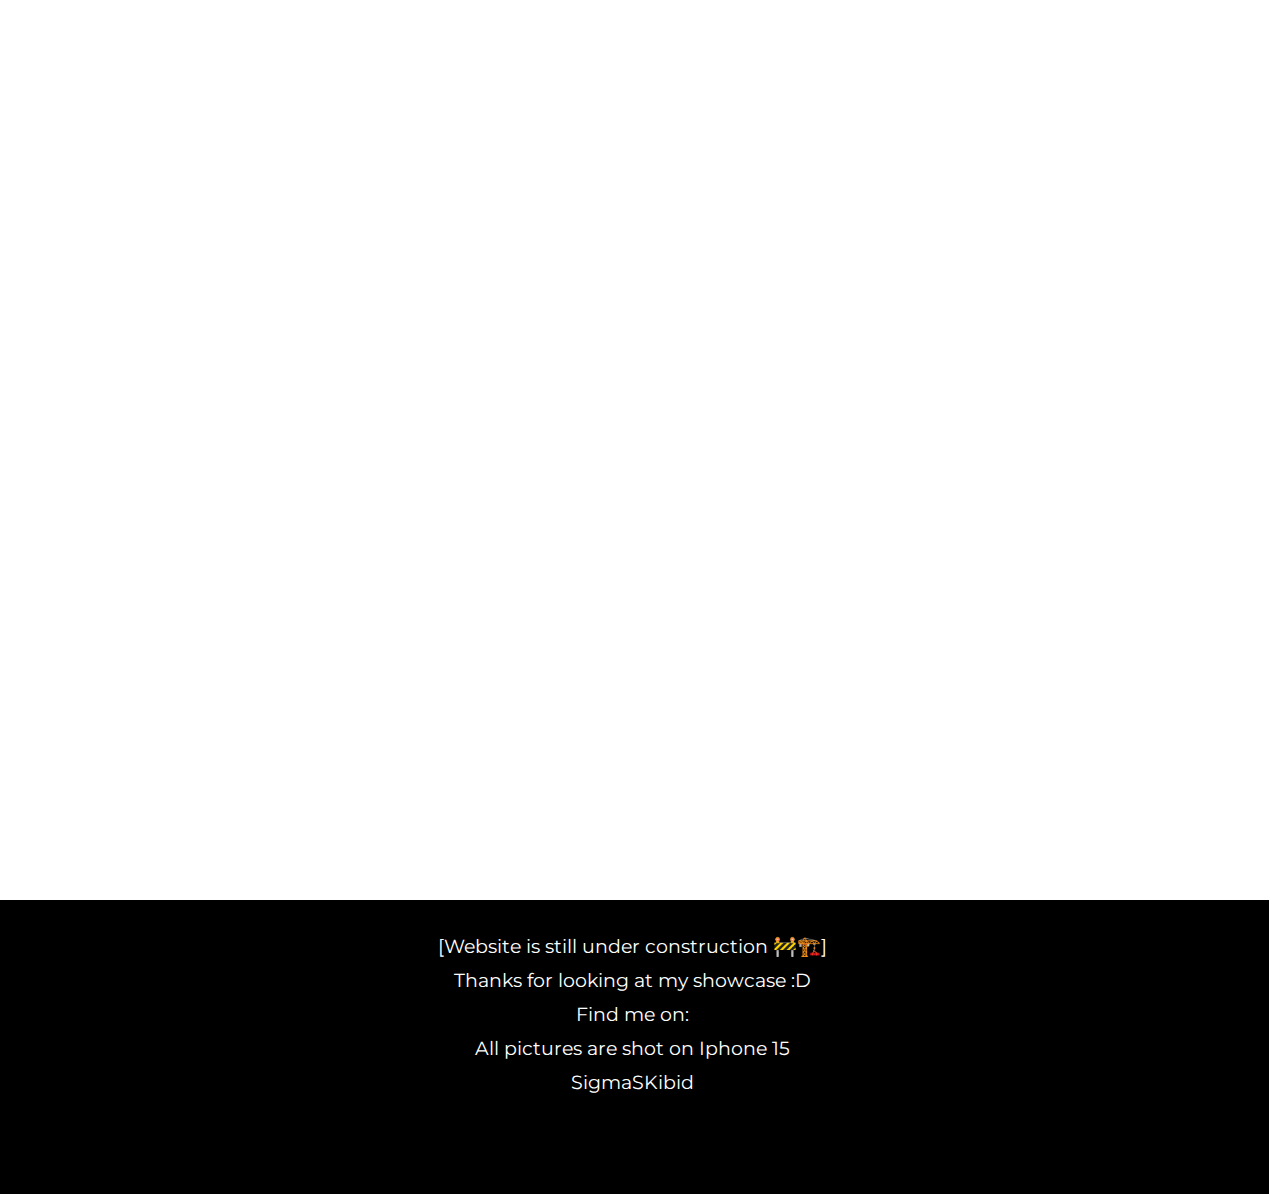
<file: index.HTML>
<!DOCTYPE html>
<html lang="en">
  <head>
    <meta charset="UTF-8" />
    <meta name="viewport" content="width=device-width, initial-scale=1.0" />
    <link rel="preconnect" href="https://fonts.googleapis.com" />
    <link rel="preconnect" href="https://fonts.gstatic.com" crossorigin />
    <link
      href="https://fonts.googleapis.com/css2?family=Archivo:ital,wght@0,100..900;1,100..900&family=Boldonse&family=Montserrat:ital,wght@0,100..900;1,100..900&family=Playfair+Display:ital,wght@0,400..900;1,400..900&family=Roboto+Mono:ital,wght@0,100..700;1,100..700&family=Rubik:ital,wght@0,300..900;1,300..900&display=swap"
      rel="stylesheet"
    />
    <title>Portfolio</title>
    <link rel="stylesheet" href="Home.CSS" />
    <script src="Home.js"></script>
  </head>
  <body>
    <div id="intro-screen">
      <img src="../images/SIgnature.png" id="signature" />
    </div>
    <div id="main-content">
      <div class="Overall-Container">
        <button class="container container-1">Home</button>
        <div class="Banner-Container">
          <a
            href="../FormalPortfolio/About.HTML"
            class="container container-2 anchors"
          >
            About
          </a>
          <a href="./Contact.HTML"  class="container container-3">Contact</a>
        </div>
      </div>
      <div class="Home-Container">
        <div class="Desc">
          <label class="Desc-Text"
            >I am Mithran, a 14-year-old aspiring photographer and
            coding-enthusiast based in Singapore.</label
          >
        </div>
        
      </div>
      <div class="OverPicsDiv">
        <a href="#Pics" class="WorkPrompt anchors">Take a look at my work!</a>
      </div>
      <a href="LandscapePics.HTML" class="LandText">Photographs</a>

      </div>
        <div class="Ending-Holder">
          <div class="Text">[Website is still under construction 🚧🏗️]</div>
          <div class="Text">Thanks for looking at my showcase :D</div>
          <div class="Text">Find me on:</div>
          <div class="Text">All pictures are shot on Iphone 15</div>
          <div class="Text">SigmaSKibid</div>
        </div>
      </div>
    </div>
  </body>
</html>
</file>
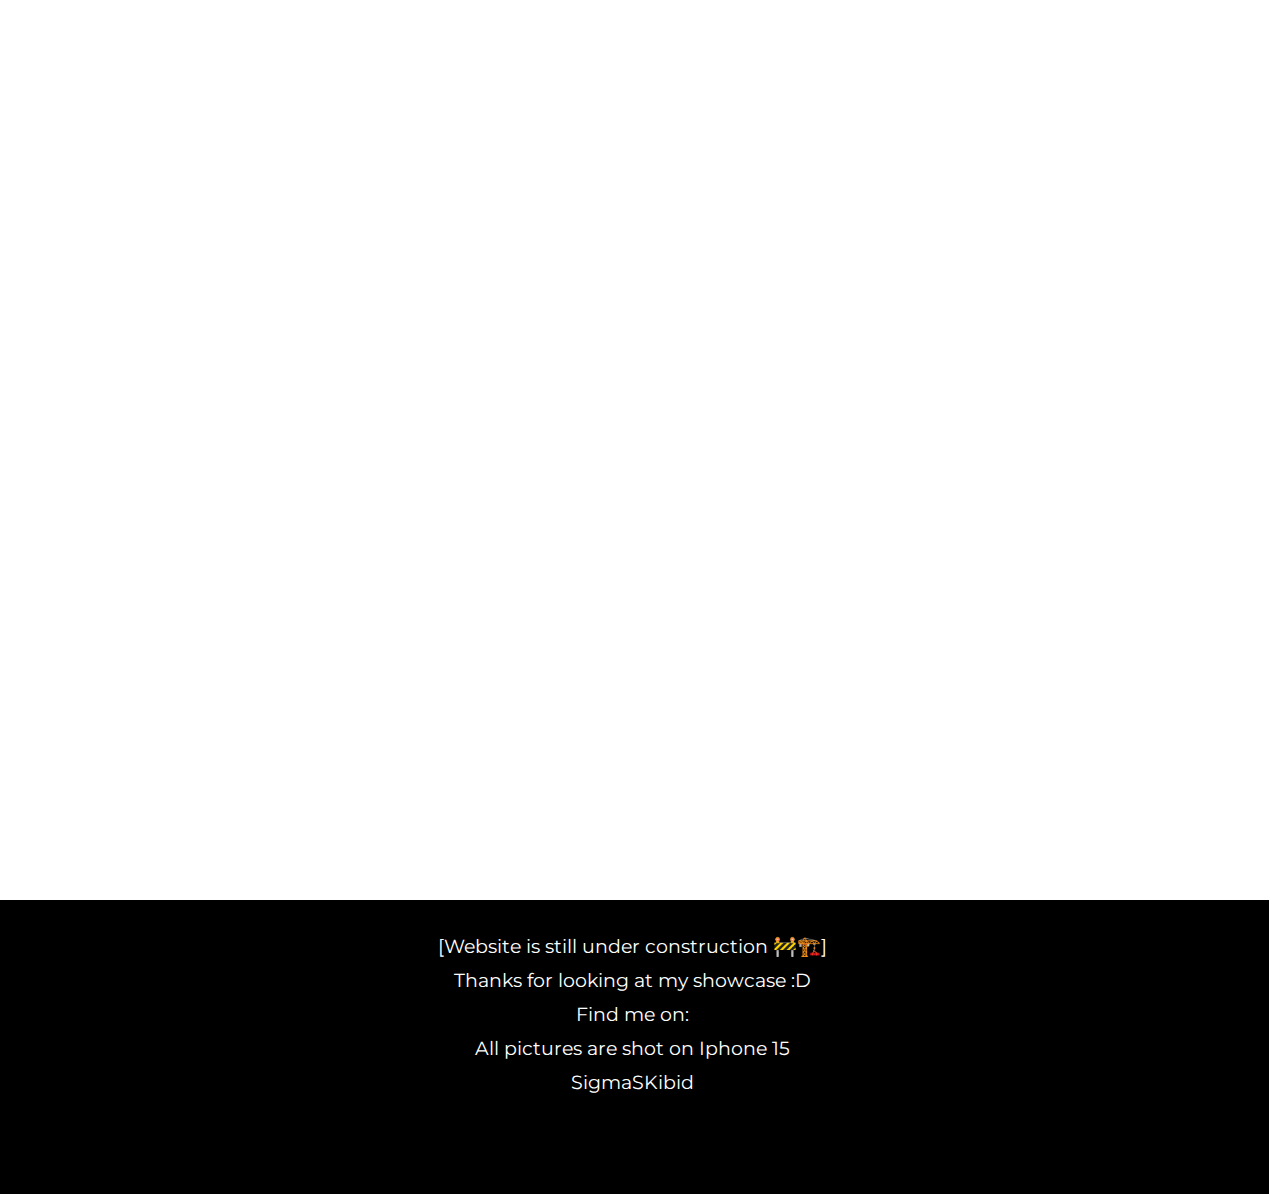
<file: index.html>
<!DOCTYPE html>
<html lang="en">
  <head>
    <meta charset="UTF-8" />
    <meta name="viewport" content="width=device-width, initial-scale=1.0" />
    <link rel="preconnect" href="https://fonts.googleapis.com" />
    <link rel="preconnect" href="https://fonts.gstatic.com" crossorigin />
    <link
      href="https://fonts.googleapis.com/css2?family=Archivo:ital,wght@0,100..900;1,100..900&family=Boldonse&family=Montserrat:ital,wght@0,100..900;1,100..900&family=Playfair+Display:ital,wght@0,400..900;1,400..900&family=Roboto+Mono:ital,wght@0,100..700;1,100..700&family=Rubik:ital,wght@0,300..900;1,300..900&display=swap"
      rel="stylesheet"
    />
    <title>Portfolio</title>
    <link rel="stylesheet" href="Home.css" />
    <script src="Home.js"></script>
  </head>
  <body>
    <div id="intro-screen">
      <img src="../images/SIgnature.png" id="signature" />
    </div>
    <div id="main-content">
      <div class="Overall-Container">
        <button class="container container-1">Home</button>
        <div class="Banner-Container">
          <a
            href="../FormalPortfolio/About.html"
            class="container container-2 anchors"
          >
            About
          </a>
          <a href="./Contact.html"  class="container container-3">Contact</a>
        </div>
      </div>
      <div class="Home-Container">
        <div class="Desc">
          <label class="Desc-Text"
            >I am Mithran, a 14-year-old aspiring photographer and
            coding-enthusiast based in Singapore.</label
          >
        </div>
        
      </div>
      <div class="OverPicsDiv">
        <a href="#Pics" class="WorkPrompt anchors">Take a look at my work!</a>
      </div>
      <a href="LandscapePics.HTML" class="LandText">Photographs</a>

      </div>
        <div class="Ending-Holder">
          <div class="Text">[Website is still under construction 🚧🏗️]</div>
          <div class="Text">Thanks for looking at my showcase :D</div>
          <div class="Text">Find me on:</div>
          <div class="Text">All pictures are shot on Iphone 15</div>
          <div class="Text">SigmaSKibid</div>
        </div>
      </div>
    </div>
  </body>
</html>
</file>
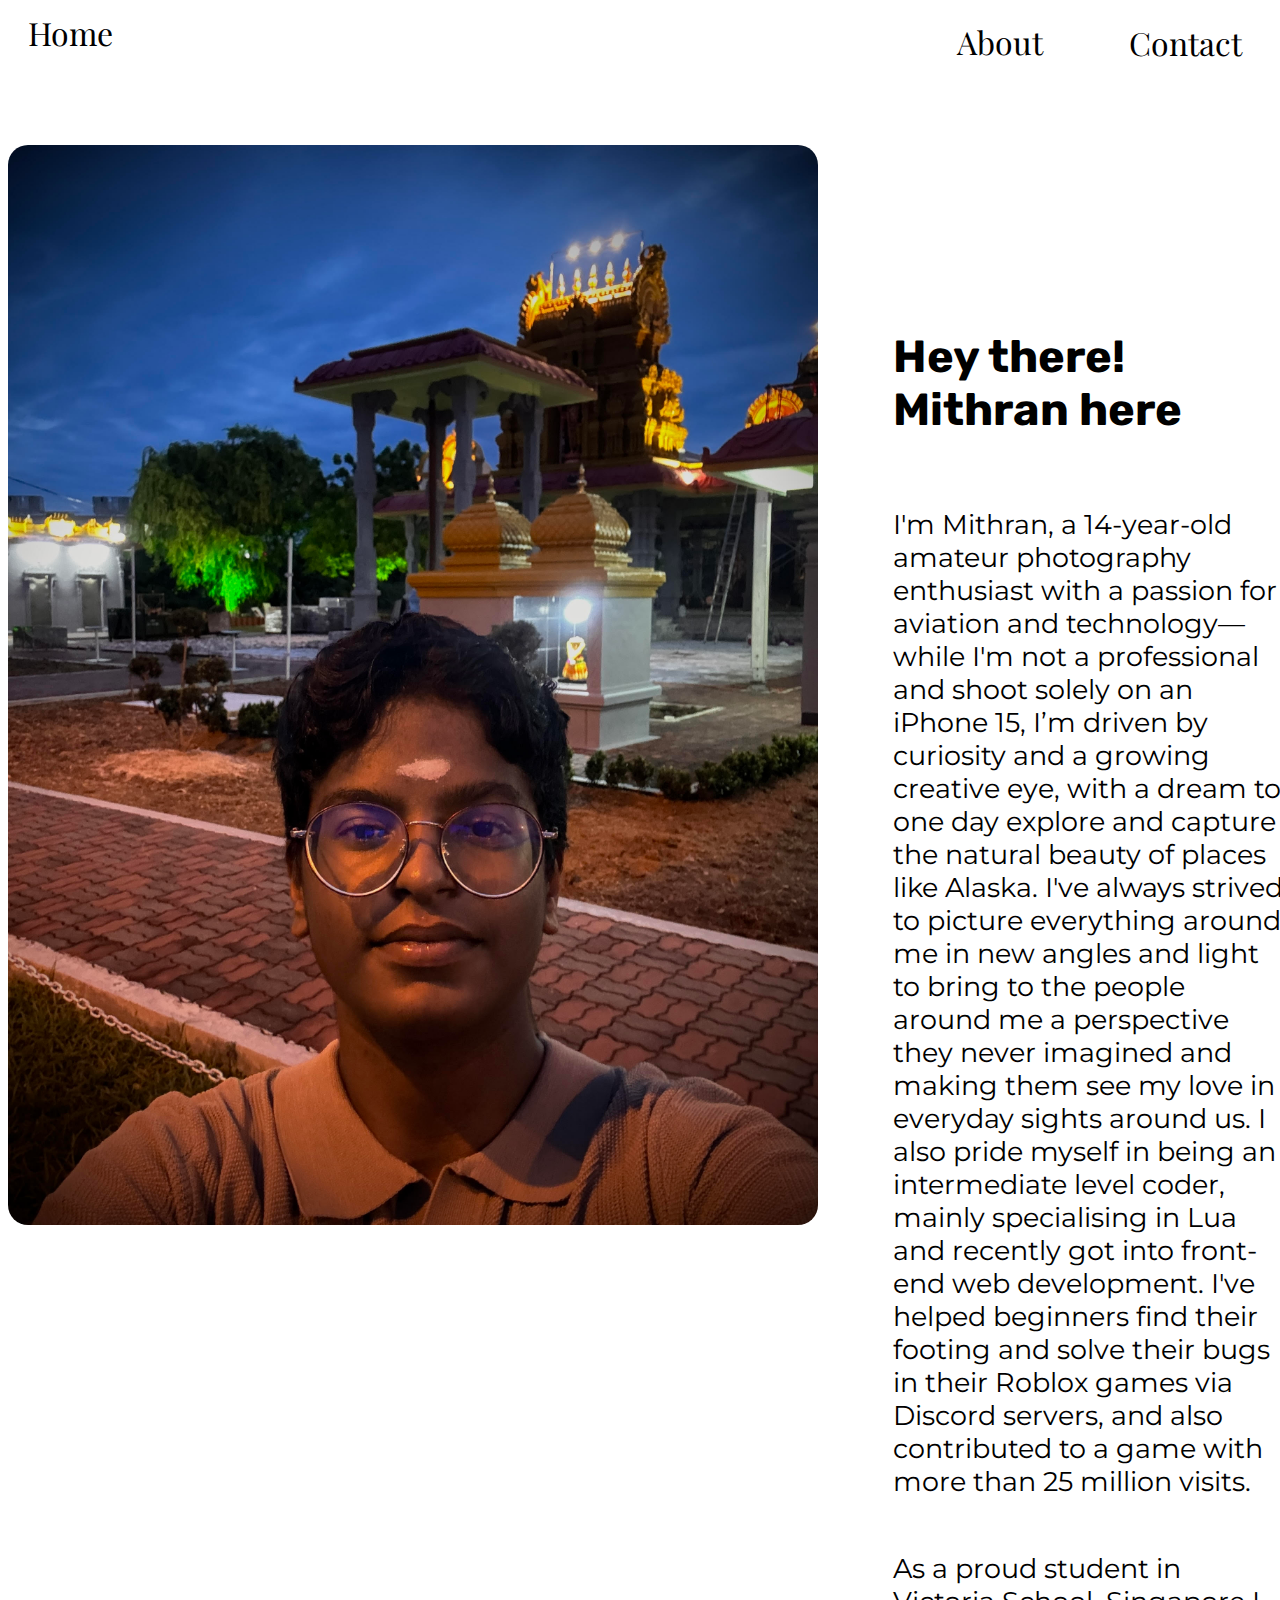
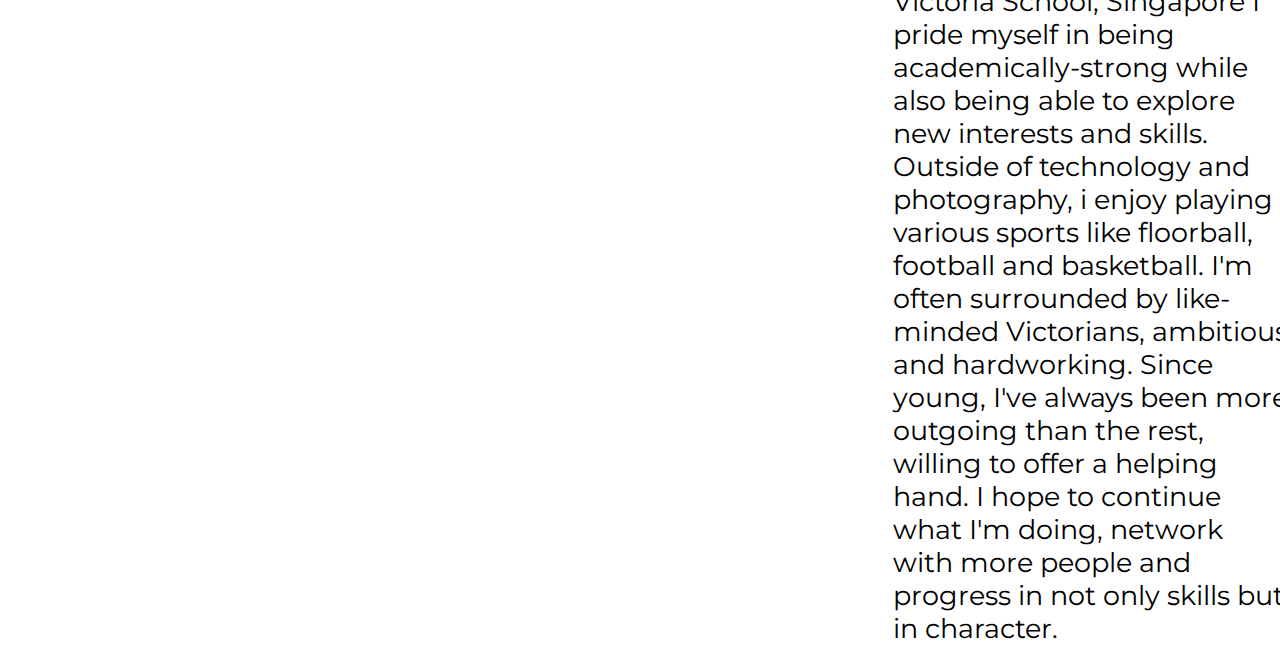
<file: About.HTML>
<!DOCTYPE html>
<html lang="en">
  <head>
    <style type="text/css">
      body {
        width: 100%;
      }
    </style>
    <meta charset="UTF-8" />
    <meta name="viewport" content="width=device-width, initial-scale=1.0" />
    <title>About-Me</title>
    <link rel="stylesheet" href="./About.CSS" />
    <link rel="preconnect" href="https://fonts.googleapis.com" />
    <link rel="preconnect" href="https://fonts.gstatic.com" crossorigin />
    <link
      href="https://fonts.googleapis.com/css2?family=Archivo:ital,wght@0,100..900;1,100..900&family=Boldonse&family=Montserrat:ital,wght@0,100..900;1,100..900&family=Playfair+Display:ital,wght@0,400..900;1,400..900&family=Roboto+Mono:ital,wght@0,100..700;1,100..700&family=Rubik:ital,wght@0,300..900;1,300..900&display=swap"
      rel="stylesheet"
    />
  </head>
  <body>
    <div class="Overall-Container">
      <a href="./Home.HTML" class="container container-1 anchors">Home</a>
      <div class="Banner-Container">
        <a
          href="../FormalPortfolio/About.HTML"
          class="container container-2 anchors"
        >
          About
        </a>
        <button class="container container-3 anchors">Contact</button>
      </div>
    </div>
    <div class="Desc-Holder">
      <img class="Pfp-Placeholder" src="../images/selfie.jpg" />
      <div class="Para-Holders">
        <p class="About-heading">Hey there! Mithran here</p>
        <p class="About-Text">
          I'm Mithran, a 14-year-old amateur photography enthusiast with a
          passion for aviation and technology—while I'm not a professional and
          shoot solely on an iPhone 15, I’m driven by curiosity and a growing
          creative eye, with a dream to one day explore and capture the natural
          beauty of places like Alaska. I've always strived to picture
          everything around me in new angles and light to bring to the people
          around me a perspective they never imagined and making them see my
          love in everyday sights around us. I also pride myself in being an
          intermediate level coder, mainly specialising in Lua and recently got
          into front-end web development. I've helped beginners find their
          footing and solve their bugs in their Roblox games via Discord
          servers, and also contributed to a game with more than 25 million
          visits.
        </p>
        <p class="About-Text">
          As a proud student in Victoria School, Singapore I pride myself in
          being academically-strong while also being able to explore new
          interests and skills. Outside of technology and photography, i enjoy
          playing various sports like floorball, football and basketball. I'm
          often surrounded by like-minded Victorians, ambitious and hardworking.
          Since young, I've always been more outgoing than the rest, willing to
          offer a helping hand. I hope to continue what I'm doing, network with
          more people and progress in not only skills but in character.
        </p>
      </div>
    </div>
  </body>
</html>
</file>
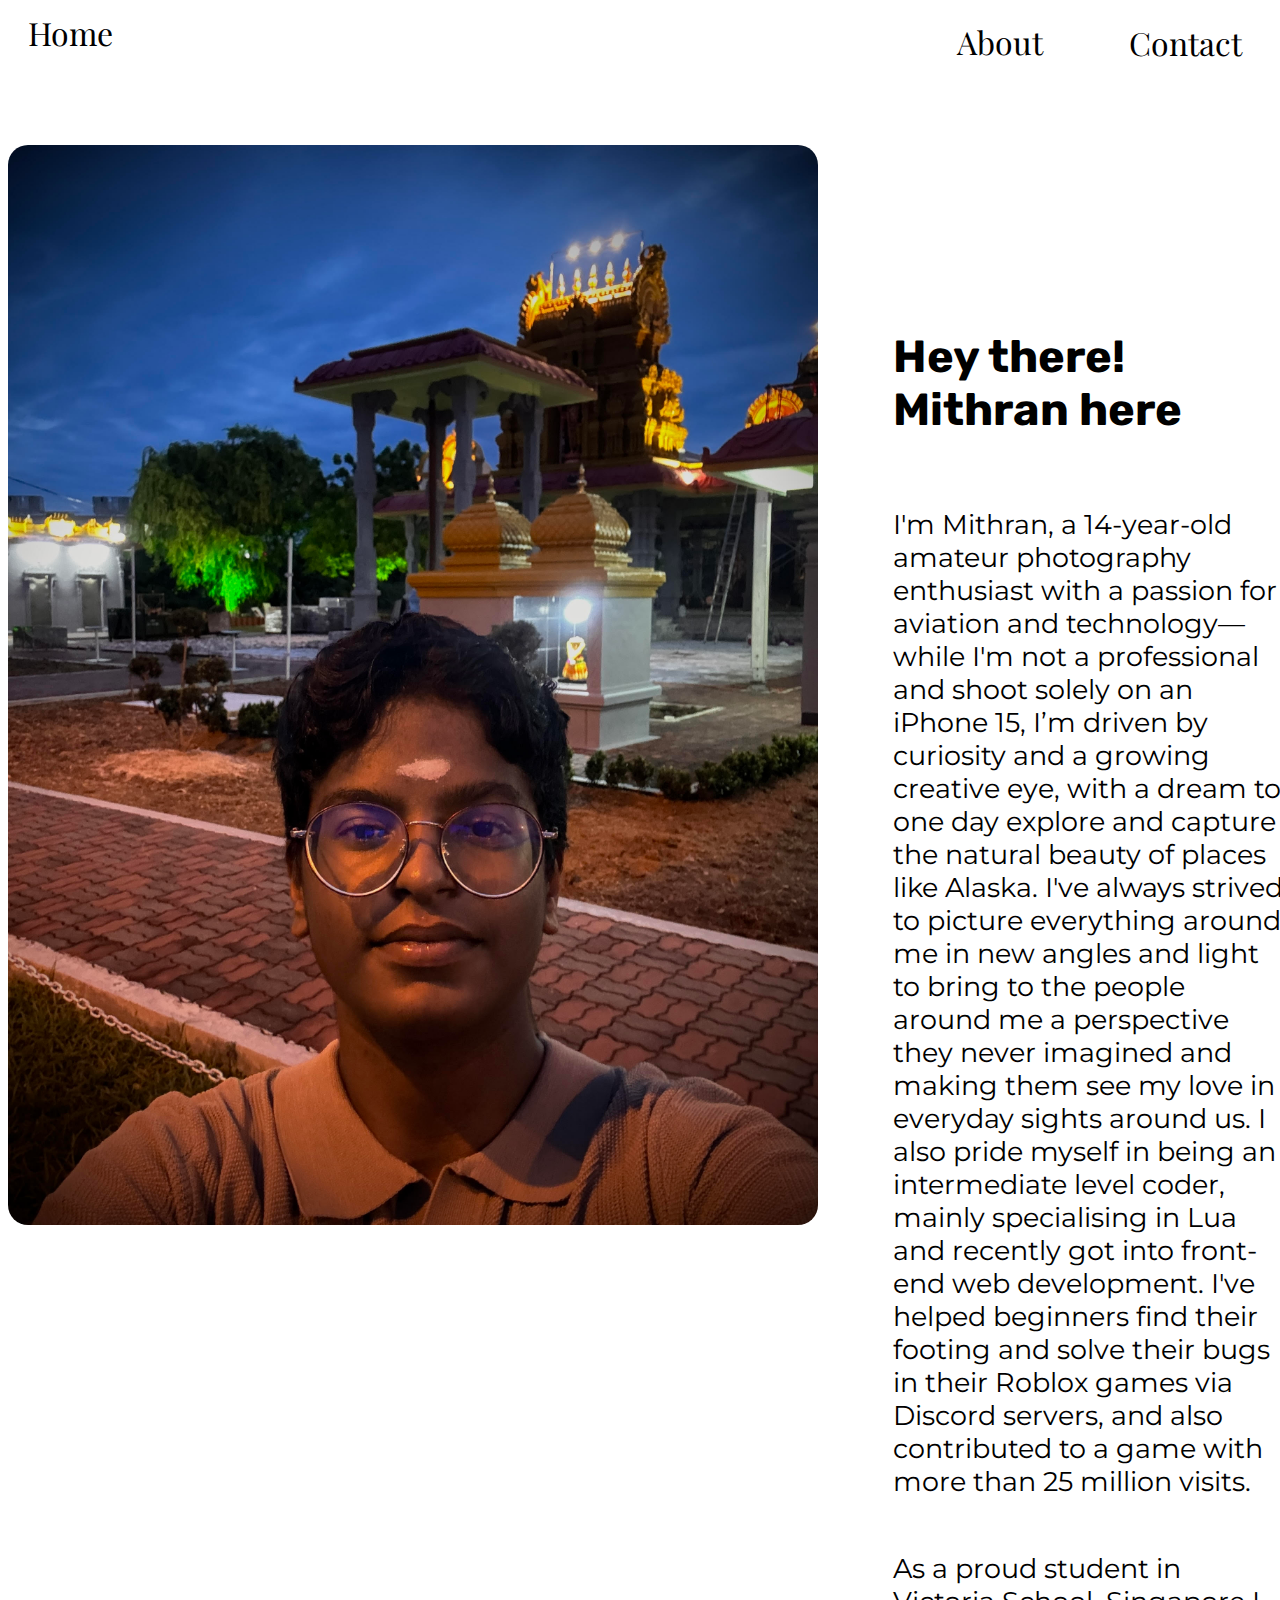
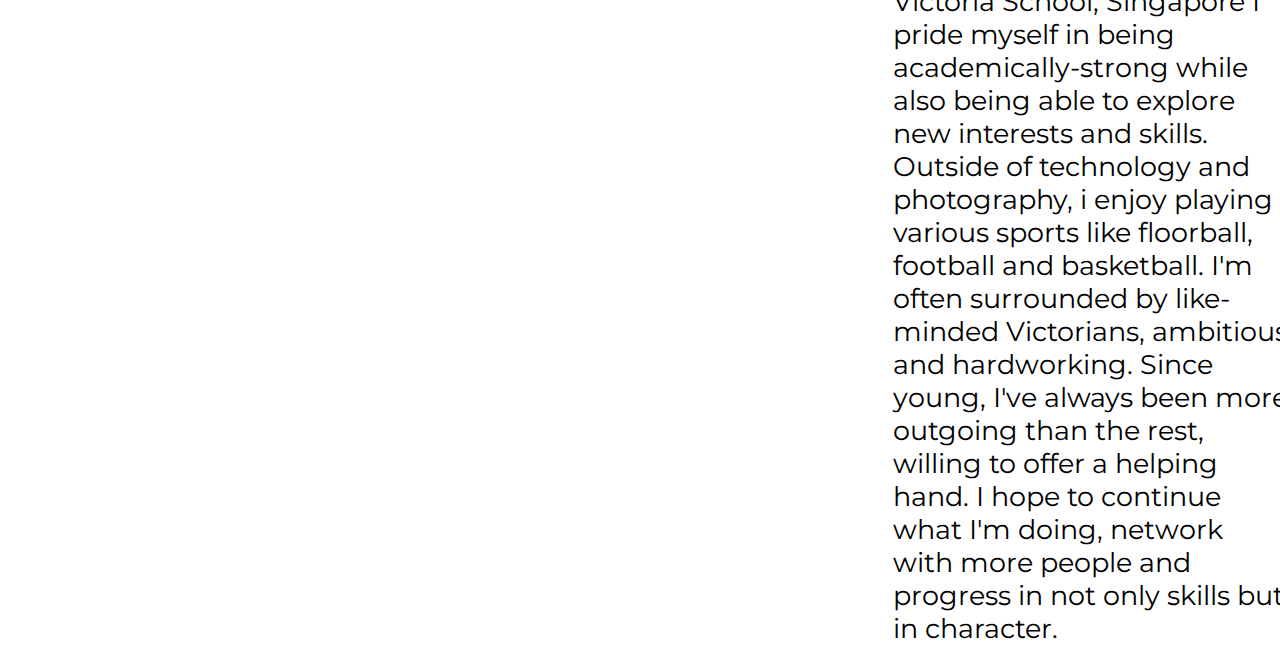
<file: About.html>
<!DOCTYPE html>
<html lang="en">
  <head>
    <style type="text/css">
      body {
        width: 100%;
      }
    </style>
    <meta charset="UTF-8" />
    <meta name="viewport" content="width=device-width, initial-scale=1.0" />
    <title>About-Me</title>
    <link rel="stylesheet" href="./About.css" />
    <link rel="preconnect" href="https://fonts.googleapis.com" />
    <link rel="preconnect" href="https://fonts.gstatic.com" crossorigin />
    <link
      href="https://fonts.googleapis.com/css2?family=Archivo:ital,wght@0,100..900;1,100..900&family=Boldonse&family=Montserrat:ital,wght@0,100..900;1,100..900&family=Playfair+Display:ital,wght@0,400..900;1,400..900&family=Roboto+Mono:ital,wght@0,100..700;1,100..700&family=Rubik:ital,wght@0,300..900;1,300..900&display=swap"
      rel="stylesheet"
    />
  </head>
  <body>
    <div class="Overall-Container">
      <a href="./index.html" class="container container-1 anchors">Home</a>
      <div class="Banner-Container">
        <a
          href="../FormalPortfolio/about.html"
          class="container container-2 anchors"
        >
          About
        </a>
        <button class="container container-3 anchors">Contact</button>
      </div>
    </div>
    <div class="Desc-Holder">
      <img class="Pfp-Placeholder" src="../images/selfie.jpg" />
      <div class="Para-Holders">
        <p class="About-heading">Hey there! Mithran here</p>
        <p class="About-Text">
          I'm Mithran, a 14-year-old amateur photography enthusiast with a
          passion for aviation and technology—while I'm not a professional and
          shoot solely on an iPhone 15, I’m driven by curiosity and a growing
          creative eye, with a dream to one day explore and capture the natural
          beauty of places like Alaska. I've always strived to picture
          everything around me in new angles and light to bring to the people
          around me a perspective they never imagined and making them see my
          love in everyday sights around us. I also pride myself in being an
          intermediate level coder, mainly specialising in Lua and recently got
          into front-end web development. I've helped beginners find their
          footing and solve their bugs in their Roblox games via Discord
          servers, and also contributed to a game with more than 25 million
          visits.
        </p>
        <p class="About-Text">
          As a proud student in Victoria School, Singapore I pride myself in
          being academically-strong while also being able to explore new
          interests and skills. Outside of technology and photography, i enjoy
          playing various sports like floorball, football and basketball. I'm
          often surrounded by like-minded Victorians, ambitious and hardworking.
          Since young, I've always been more outgoing than the rest, willing to
          offer a helping hand. I hope to continue what I'm doing, network with
          more people and progress in not only skills but in character.
        </p>
      </div>
    </div>
  </body>
</html>
</file>
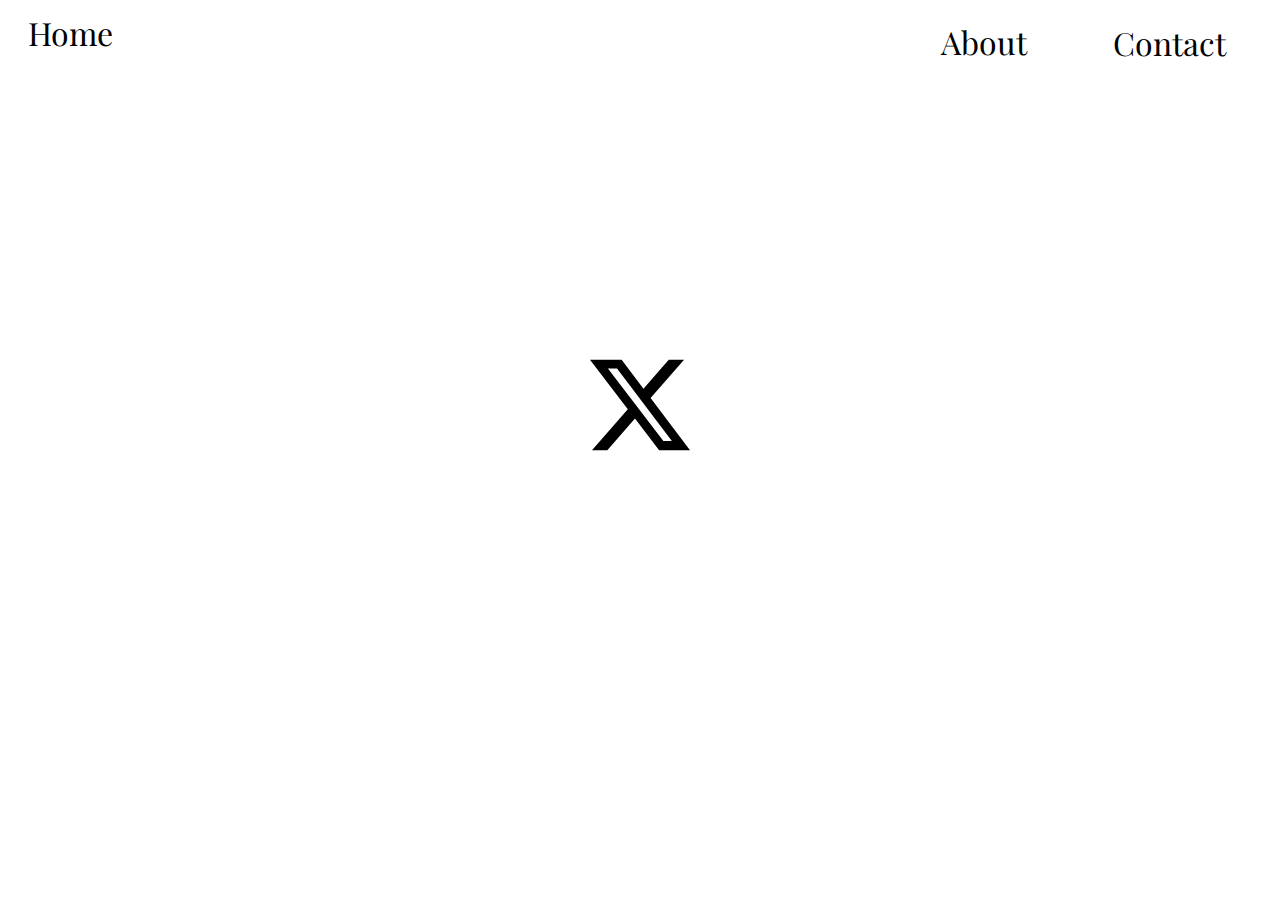
<file: Contact.HTML>
<!DOCTYPE html>
<html lang="en">
  <head>
    <meta charset="UTF-8" />
    <meta name="viewport" content="width=device-width, initial-scale=1.0" />
    <link rel="stylesheet" href="./Contact.CSS" />
    <link rel="preconnect" href="https://fonts.googleapis.com" />
    <link rel="preconnect" href="https://fonts.gstatic.com" crossorigin />
    <link
      href="https://fonts.googleapis.com/css2?family=Archivo:ital,wght@0,100..900;1,100..900&family=Boldonse&family=Montserrat:ital,wght@0,100..900;1,100..900&family=Playfair+Display:ital,wght@0,400..900;1,400..900&family=Roboto+Mono:ital,wght@0,100..700;1,100..700&family=Rubik:ital,wght@0,300..900;1,300..900&display=swap"
      rel="stylesheet"
    />
    <title>Contacts</title>
  </head>
  <body>
    <div class="Overall-Container">
      <a href="./Home.HTML" class="container container-1 anchors">Home</a>
      <div class="Banner-Container">
        <a
          href="../FormalPortfolio/About.HTML"
          class="container container-2 anchors"
        >
          About
        </a>
        <button class="container container-3 anchors">Contact</button>
      </div>
    </div>
    <div class="anchor-container">
      <a href="https://x.com/SkibidiLaxi" target="_blank">
        <svg
          class="X-btn"
          role="img"
          viewBox="0 0 24 24"
          xmlns="http://www.w3.org/2000/svg"
        >
          <title>X</title>
          <path
            d="M18.901 1.153h3.68l-8.04 9.19L24 22.846h-7.406l-5.8-7.584-6.638 7.584H.474l8.6-9.83L0 1.154h7.594l5.243 6.932ZM17.61 20.644h2.039L6.486 3.24H4.298Z"
          />
        </svg>
      </a>
    </div>
  </body>
</html>
</file>
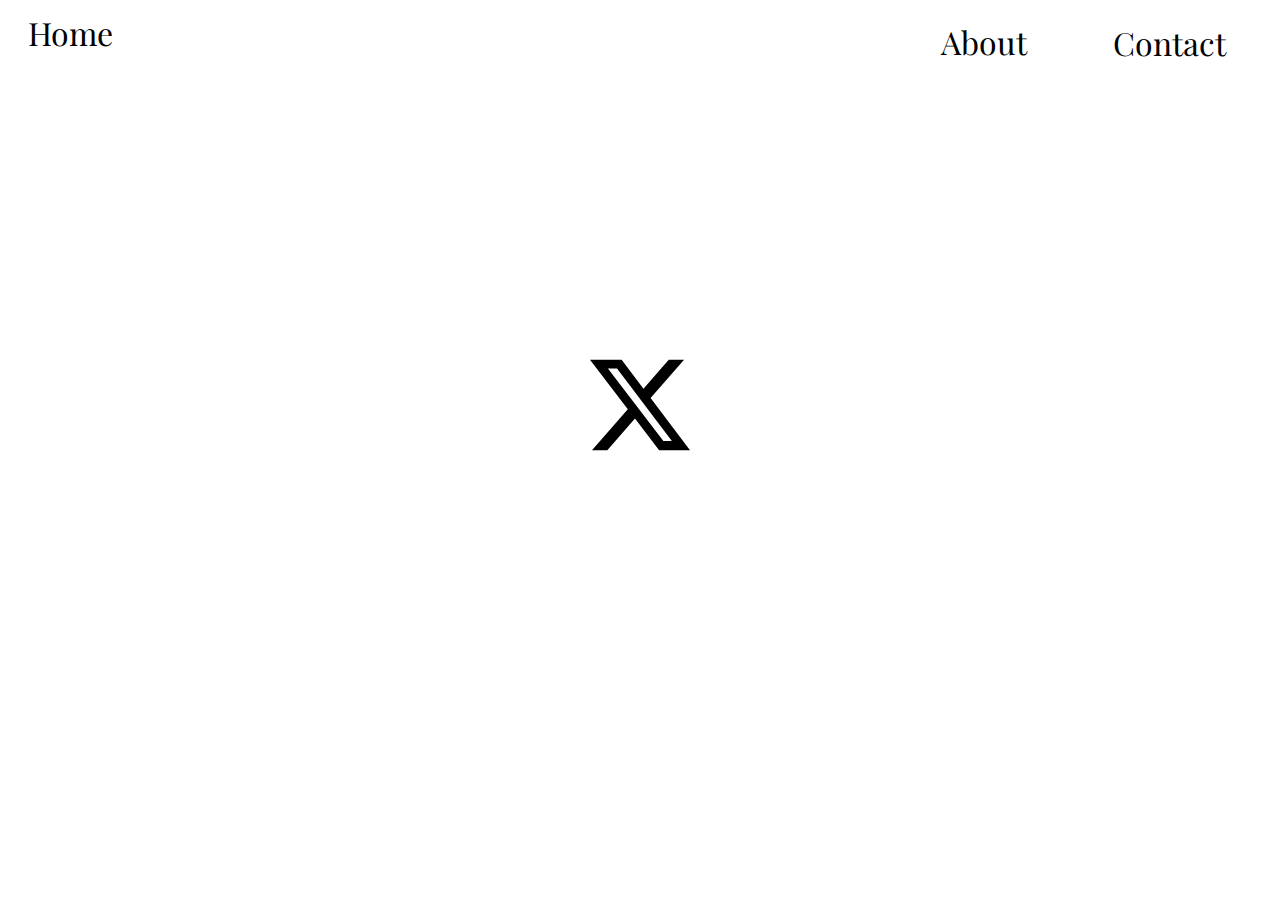
<file: Contact.html>
<!DOCTYPE html>
<html lang="en">
  <head>
    <meta charset="UTF-8" />
    <meta name="viewport" content="width=device-width, initial-scale=1.0" />
    <link rel="stylesheet" href="./Contact.CSS" />
    <link rel="preconnect" href="https://fonts.googleapis.com" />
    <link rel="preconnect" href="https://fonts.gstatic.com" crossorigin />
    <link
      href="https://fonts.googleapis.com/css2?family=Archivo:ital,wght@0,100..900;1,100..900&family=Boldonse&family=Montserrat:ital,wght@0,100..900;1,100..900&family=Playfair+Display:ital,wght@0,400..900;1,400..900&family=Roboto+Mono:ital,wght@0,100..700;1,100..700&family=Rubik:ital,wght@0,300..900;1,300..900&display=swap"
      rel="stylesheet"
    />
    <title>Contacts</title>
  </head>
  <body>
    <div class="Overall-Container">
      <a href="./index.html" class="container container-1 anchors">Home</a>
      <div class="Banner-Container">
        <a
          href="../FormalPortfolio/About.html"
          class="container container-2 anchors"
        >
          About
        </a>
        <button class="container container-3 anchors">Contact</button>
      </div>
    </div>
    <div class="anchor-container">
      <a href="https://x.com/SkibidiLaxi" target="_blank">
        <svg
          class="X-btn"
          role="img"
          viewBox="0 0 24 24"
          xmlns="http://www.w3.org/2000/svg"
        >
          <title>X</title>
          <path
            d="M18.901 1.153h3.68l-8.04 9.19L24 22.846h-7.406l-5.8-7.584-6.638 7.584H.474l8.6-9.83L0 1.154h7.594l5.243 6.932ZM17.61 20.644h2.039L6.486 3.24H4.298Z"
          />
        </svg>
      </a>
    </div>
  </body>
</html>
</file>
<file: Home.CSS>
body {
  background-color: #ffffff;
  margin-bottom: 0px;
}

.Banner-Container {
  display: flex;
  justify-content: right;
  align-items: right;
  position: sticky;
  margin-right: 40px;
  gap: 80px;

  width: 100vw;
}

.Overall-Container {
  display: flex;
  justify-content: center;
  align-items: center;
  margin-bottom: 160px;
}

.container {
  background: transparent;
  border: none;
  font-family: 'Rubik', sans-serif;
  font-size: xx-large;
  transition: color, 0.5s;
  color: #000000;
  transition: text-shadow, 0.3s;
}

.container-1 {
  margin-left: 20px;
}

.container:hover {
  color: #000000;
  text-shadow: 6px 6px 15px rgb(0 0 0);

}

.Desc-Text {
  font-family: 'Rubik', sans-serif;
  font-size: x-large;
  width: 710px;
  display: flex;

  
  margin-left: 100px;
  color: #000000;
  font-size: 3.5em;
}

.Home-Container {
  display: flex;
  margin-bottom: 110px;
  
}

.WorkPrompt {
  font-family: 'Rubik', sans-serif;
  background: transparent;
  border: none;
  color: #000000;
  margin-left: 95px;
  font-size: x-large;
  transition: color, 0.8s;
  transition: text-shadow, 0.3s;
}

.WorkPrompt:hover {
  color: #000000;
  text-decoration: dotted;
  text-shadow: 6px 6px 15px rgb(0 0 0);
}
.OverPicsDiv {
  margin-bottom: 150px;
}

.PicsContainer {
  display: flex;
  gap: 1px;
  
}



.NTUComputingPic {
  aspect-ratio: 4/3;
  max-width: 49vw; 
  max-height: 100%;
  height: auto;     
  width: auto;
}

.ChangiAirport2 {
  aspect-ratio: 4/3;
  max-width: 49vw; 
  max-height: 100%;
  height: auto;     
  width: auto;
  margin-right: 200px;
}

.RedSkyPic {
  aspect-ratio: 3/4;
  max-width: 100%; 
  max-height: 91.5vh;
  height: auto;     
  width: auto;
}

.Ending-Holder {
  padding-top: 100px;
  background-color: #000000;
  width: 99.5vw;
  padding-bottom: 100px;
  margin-left: -1vw;
  display: flex;
  flex-direction: column;
  align-items: center; 
  justify-content: center;
  overflow-x: hidden;
  margin-bottom: 0px;
  gap: 10px;
}

.Text {
  color: #ffffff;
  font-family: 'Montserrat', sans-serif;
  font-size: larger;
}

.anchors {
  text-decoration: none;
}

.LandscapePic {
  max-width: 49vw; 
  max-height: 420px;
  height: auto;     
  width: auto;

}

.ButtonsHolder {
  display: flex;
  justify-content: center;
  align-items: center;
}

.Landscape {
  display: flex;
  flex-direction: column;
}

.LandText {
  display: flex;
  align-items: center;
  justify-content: center;
  font-family: 'Roboto Mono', sans-serif;
  color: #000000;
  font-weight: 200;
  font-size: 350%;
  text-decoration: none;
}

.LandText:hover {
  color: #000000;
  text-decoration: dotted;
  text-shadow: 6px 6px 15px rgb(0 0 0);
}

.container-3 {
  text-decoration: none;
}

#intro-screen {
  position: fixed;
  top: 0;
  left: 0;
  width: 100vw;
  height: 100vh;
  background: white;        /* Or black depending on your aesthetic */
  display: flex;
  justify-content: center;
  align-items: center;
  z-index: 99999;
  opacity: 1;
  transition: opacity 1.5s ease;
  border: none;
}

#signature {
  width: 550px;             /* adjust to your liking */
  opacity: 0;
  animation: fadeIn 2s forwards;
  clip-path: inset(0 0 0 5px); /* crop 5px from the left */
}

/* Fade-in animation for signature */
@keyframes fadeIn {
  to {
    opacity: 1;
  }
}

/* Hide main content until intro finishes */
#main-content {
  opacity: 0;
  transition: opacity 1s ease;
}
</file>
<file: Home.css>
body {
  background-color: #ffffff;
  margin-bottom: 0px;
}

.Banner-Container {
  display: flex;
  justify-content: right;
  align-items: right;
  position: sticky;
  margin-right: 40px;
  gap: 80px;

  width: 100vw;
}

.Overall-Container {
  display: flex;
  justify-content: center;
  align-items: center;
  margin-bottom: 160px;
}

.container {
  background: transparent;
  border: none;
  font-family: 'Rubik', sans-serif;
  font-size: xx-large;
  transition: color, 0.5s;
  color: #000000;
  transition: text-shadow, 0.3s;
}

.container-1 {
  margin-left: 20px;
}

.container:hover {
  color: #000000;
  text-shadow: 6px 6px 15px rgb(0 0 0);

}

.Desc-Text {
  font-family: 'Rubik', sans-serif;
  font-size: x-large;
  width: 710px;
  display: flex;

  
  margin-left: 100px;
  color: #000000;
  font-size: 3.5em;
}

.Home-Container {
  display: flex;
  margin-bottom: 110px;
  
}

.WorkPrompt {
  font-family: 'Rubik', sans-serif;
  background: transparent;
  border: none;
  color: #000000;
  margin-left: 95px;
  font-size: x-large;
  transition: color, 0.8s;
  transition: text-shadow, 0.3s;
}

.WorkPrompt:hover {
  color: #000000;
  text-decoration: dotted;
  text-shadow: 6px 6px 15px rgb(0 0 0);
}
.OverPicsDiv {
  margin-bottom: 150px;
}

.PicsContainer {
  display: flex;
  gap: 1px;
  
}



.NTUComputingPic {
  aspect-ratio: 4/3;
  max-width: 49vw; 
  max-height: 100%;
  height: auto;     
  width: auto;
}

.ChangiAirport2 {
  aspect-ratio: 4/3;
  max-width: 49vw; 
  max-height: 100%;
  height: auto;     
  width: auto;
  margin-right: 200px;
}

.RedSkyPic {
  aspect-ratio: 3/4;
  max-width: 100%; 
  max-height: 91.5vh;
  height: auto;     
  width: auto;
}

.Ending-Holder {
  padding-top: 100px;
  background-color: #000000;
  width: 99.5vw;
  padding-bottom: 100px;
  margin-left: -1vw;
  display: flex;
  flex-direction: column;
  align-items: center; 
  justify-content: center;
  overflow-x: hidden;
  margin-bottom: 0px;
  gap: 10px;
}

.Text {
  color: #ffffff;
  font-family: 'Montserrat', sans-serif;
  font-size: larger;
}

.anchors {
  text-decoration: none;
}

.LandscapePic {
  max-width: 49vw; 
  max-height: 420px;
  height: auto;     
  width: auto;

}

.ButtonsHolder {
  display: flex;
  justify-content: center;
  align-items: center;
}

.Landscape {
  display: flex;
  flex-direction: column;
}

.LandText {
  display: flex;
  align-items: center;
  justify-content: center;
  font-family: 'Roboto Mono', sans-serif;
  color: #000000;
  font-weight: 200;
  font-size: 350%;
  text-decoration: none;
}

.LandText:hover {
  color: #000000;
  text-decoration: dotted;
  text-shadow: 6px 6px 15px rgb(0 0 0);
}

.container-3 {
  text-decoration: none;
}

#intro-screen {
  position: fixed;
  top: 0;
  left: 0;
  width: 100vw;
  height: 100vh;
  background: white;        /* Or black depending on your aesthetic */
  display: flex;
  justify-content: center;
  align-items: center;
  z-index: 99999;
  opacity: 1;
  transition: opacity 1.5s ease;
  border: none;
}

#signature {
  width: 550px;             /* adjust to your liking */
  opacity: 0;
  animation: fadeIn 2s forwards;
  clip-path: inset(0 0 0 5px); /* crop 5px from the left */
}

/* Fade-in animation for signature */
@keyframes fadeIn {
  to {
    opacity: 1;
  }
}

/* Hide main content until intro finishes */
#main-content {
  opacity: 0;
  transition: opacity 1s ease;
}
</file>
<file: About.CSS>
body {
  background-color: #ffffff;
  margin-top: 0px;
}



html {
  scroll-behavior: smooth;
}

.Overall-Container {
  display: flex;
  justify-content: center;
  align-items: center;
  margin-bottom: 80px;
}

.Banner-Container {
  display: flex;
  justify-content: right;
  align-items: right;
  position: sticky;
  margin-right: 40px;
  margin-top: 20px;
  gap: 80px;

  width: 100vw;
}

.container {
  background: transparent;
  border: none;
  font-family: 'Playfair Display', sans-serif;
  font-size: xx-large;
  transition: color, 0.5s;
  color: #000000;
  transition: text-shadow, 0.3s;
}

.container-1 {
  margin-left: 20px;
}

.container:hover {
  color: #000000;
  text-shadow: 3px 3px 8px rgb(0 0 0);

}

.anchors {
  text-decoration: none;
}

.Pfp-Placeholder {
  aspect-ratio: 3/4;
  height: 120vh;
  margin-right: 70px;
  border-radius: 20px;
}

.Desc-Holder {
  display: flex;
  justify-content: center;
  align-items: center;
  gap: 5px;
}

.About-Text {
  font-family: 'Montserrat', sans-serif;
  color: #000000;
  font-size: 3vh;
}

.Para-Holders {
  display: flex;
  flex-direction: column;
  width: 650px;
  height: 800px;
 
  
}

.About-heading {
  font-family: 'Rubik', sans-serif;
  color: #000000;
  font-size: 5vh;
  font-weight: bolder;
}

p {
    display: block;
    margin-inline-start: 0px;
    margin-inline-end: 0px;
    unicode-bidi: isolate;
}
</file>
<file: About.css>
body {
  background-color: #ffffff;
  margin-top: 0px;
}



html {
  scroll-behavior: smooth;
}

.Overall-Container {
  display: flex;
  justify-content: center;
  align-items: center;
  margin-bottom: 80px;
}

.Banner-Container {
  display: flex;
  justify-content: right;
  align-items: right;
  position: sticky;
  margin-right: 40px;
  margin-top: 20px;
  gap: 80px;

  width: 100vw;
}

.container {
  background: transparent;
  border: none;
  font-family: 'Playfair Display', sans-serif;
  font-size: xx-large;
  transition: color, 0.5s;
  color: #000000;
  transition: text-shadow, 0.3s;
}

.container-1 {
  margin-left: 20px;
}

.container:hover {
  color: #000000;
  text-shadow: 3px 3px 8px rgb(0 0 0);

}

.anchors {
  text-decoration: none;
}

.Pfp-Placeholder {
  aspect-ratio: 3/4;
  height: 120vh;
  margin-right: 70px;
  border-radius: 20px;
}

.Desc-Holder {
  display: flex;
  justify-content: center;
  align-items: center;
  gap: 5px;
}

.About-Text {
  font-family: 'Montserrat', sans-serif;
  color: #000000;
  font-size: 3vh;
}

.Para-Holders {
  display: flex;
  flex-direction: column;
  width: 650px;
  height: 800px;
 
  
}

.About-heading {
  font-family: 'Rubik', sans-serif;
  color: #000000;
  font-size: 5vh;
  font-weight: bolder;
}

p {
    display: block;
    margin-inline-start: 0px;
    margin-inline-end: 0px;
    unicode-bidi: isolate;
}
</file>
<file: Contact.CSS>
/* Style for the SVG button */
.X-btn {
  margin-top: 210px;
  width: 100px;       /* size */
  height: 100px;
  fill: #000;        /* default color */
  transition: all 0.3s ease;
  cursor: pointer;
}

/* Hover effect */
.X-btn:hover {
  fill: #000000;     /* blue highlight */
  transform: scale(1.2); /* slight zoom */
}
body {
  background-color: #ffffff;
  margin-top: 0px;
}

html {
  scroll-behavior: smooth;
}

.Overall-Container {
  display: flex;
  justify-content: center;
  align-items: center;
  margin-bottom: 80px;
}

.Banner-Container {
  display: flex;
  justify-content: right;
  align-items: right;
  position: sticky;
  margin-right: 40px;
  margin-top: 20px;
  gap: 80px;

  width: 100vw;
}

.container {
  background: transparent;
  border: none;
  font-family: 'Playfair Display', sans-serif;
  font-size: xx-large;
  transition: color, 0.5s;
  color: #000000;
  transition: text-shadow, 0.3s;
}

.container-1 {
  margin-left: 20px;
}

.container:hover {
  color: #000000;
  text-shadow: 3px 3px 8px rgb(0 0 0);

}

.anchors {
  text-decoration: none;
}

.anchor-container {
  display: flex;
  justify-content: center;
  align-items: center;
}
</file>
